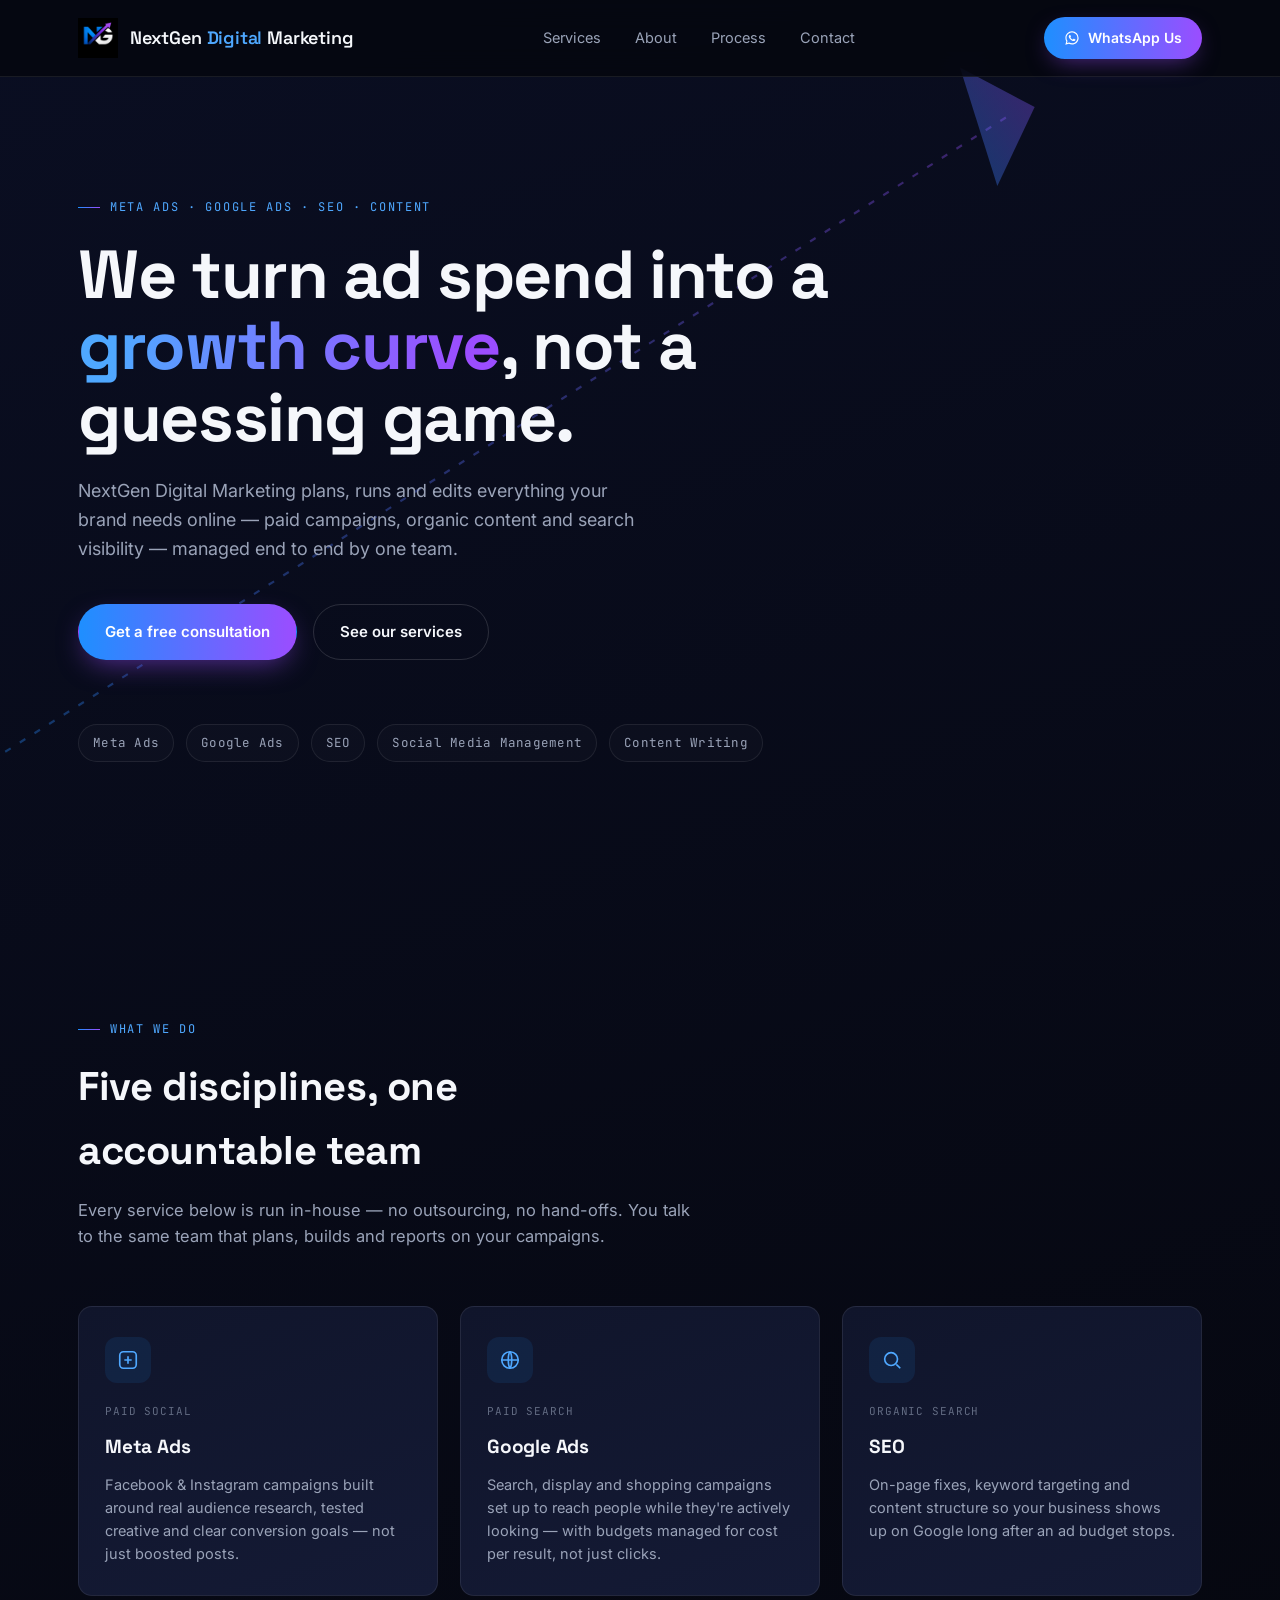
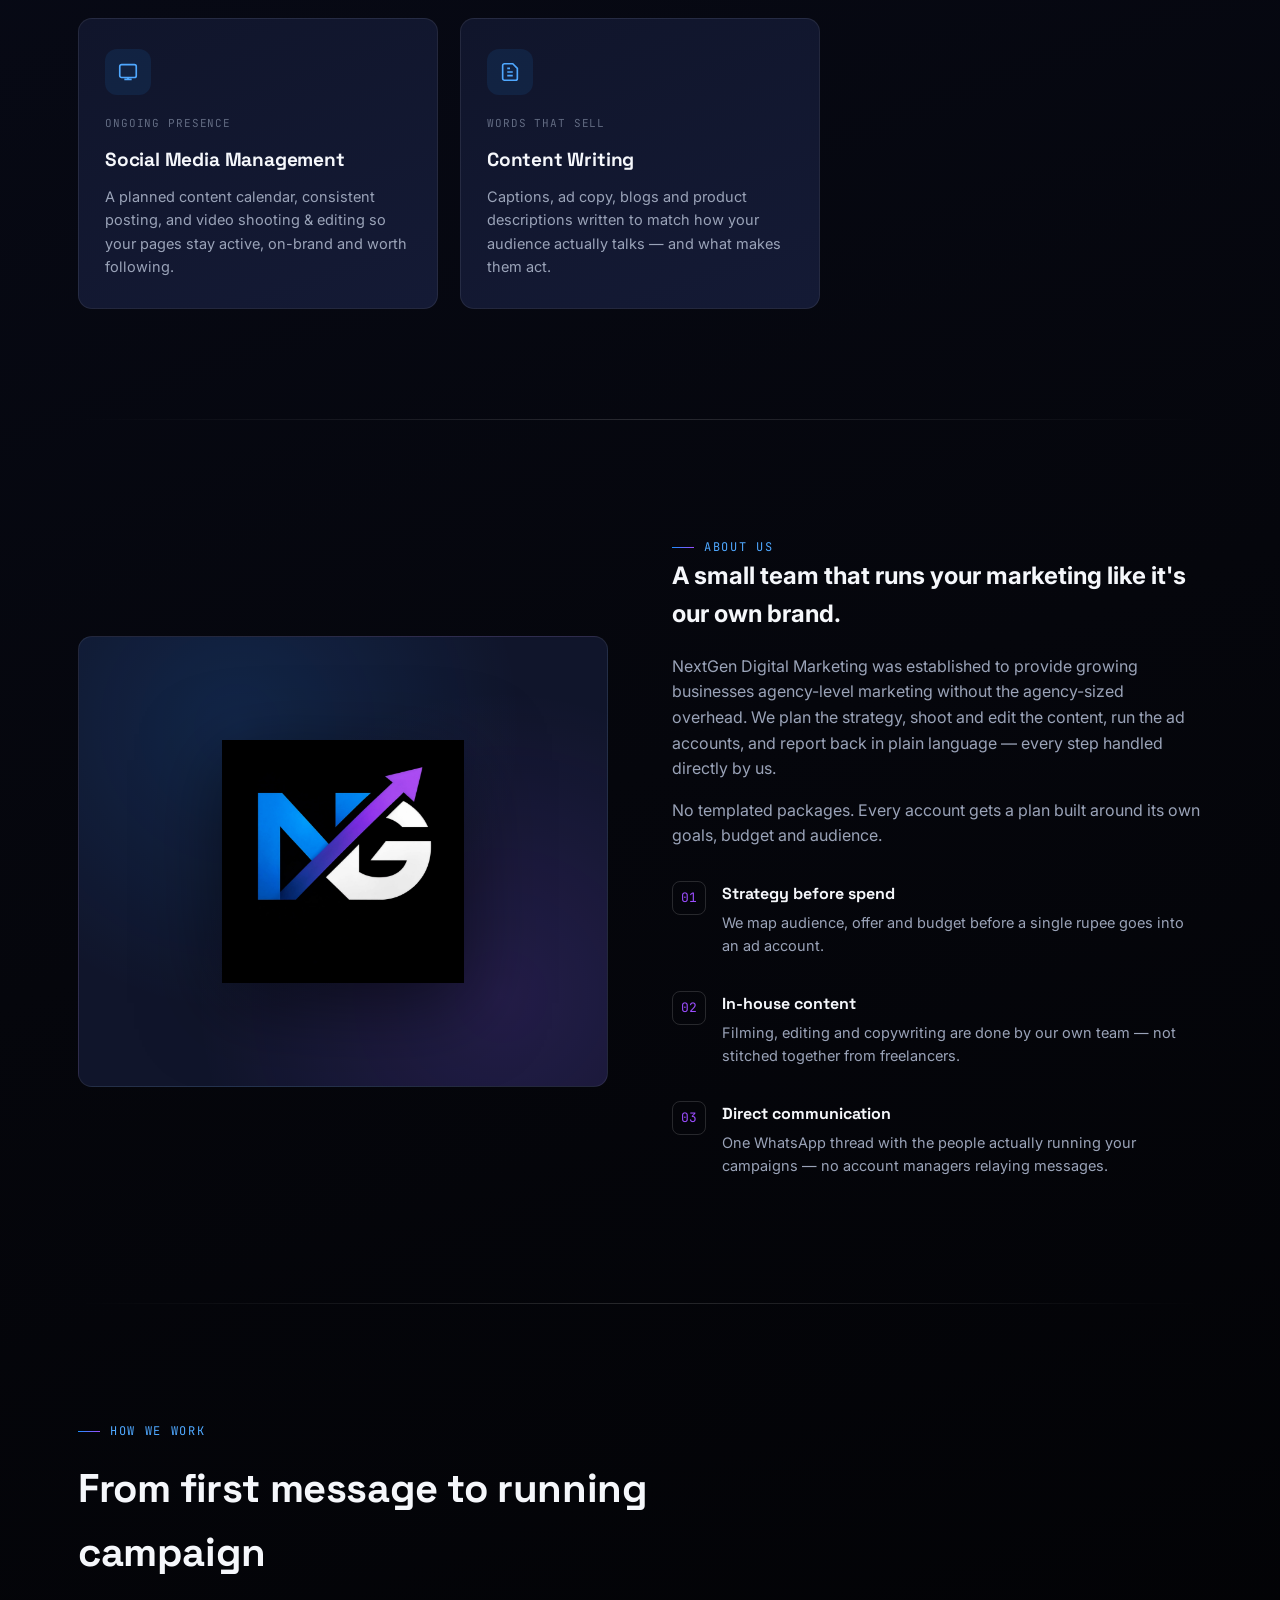
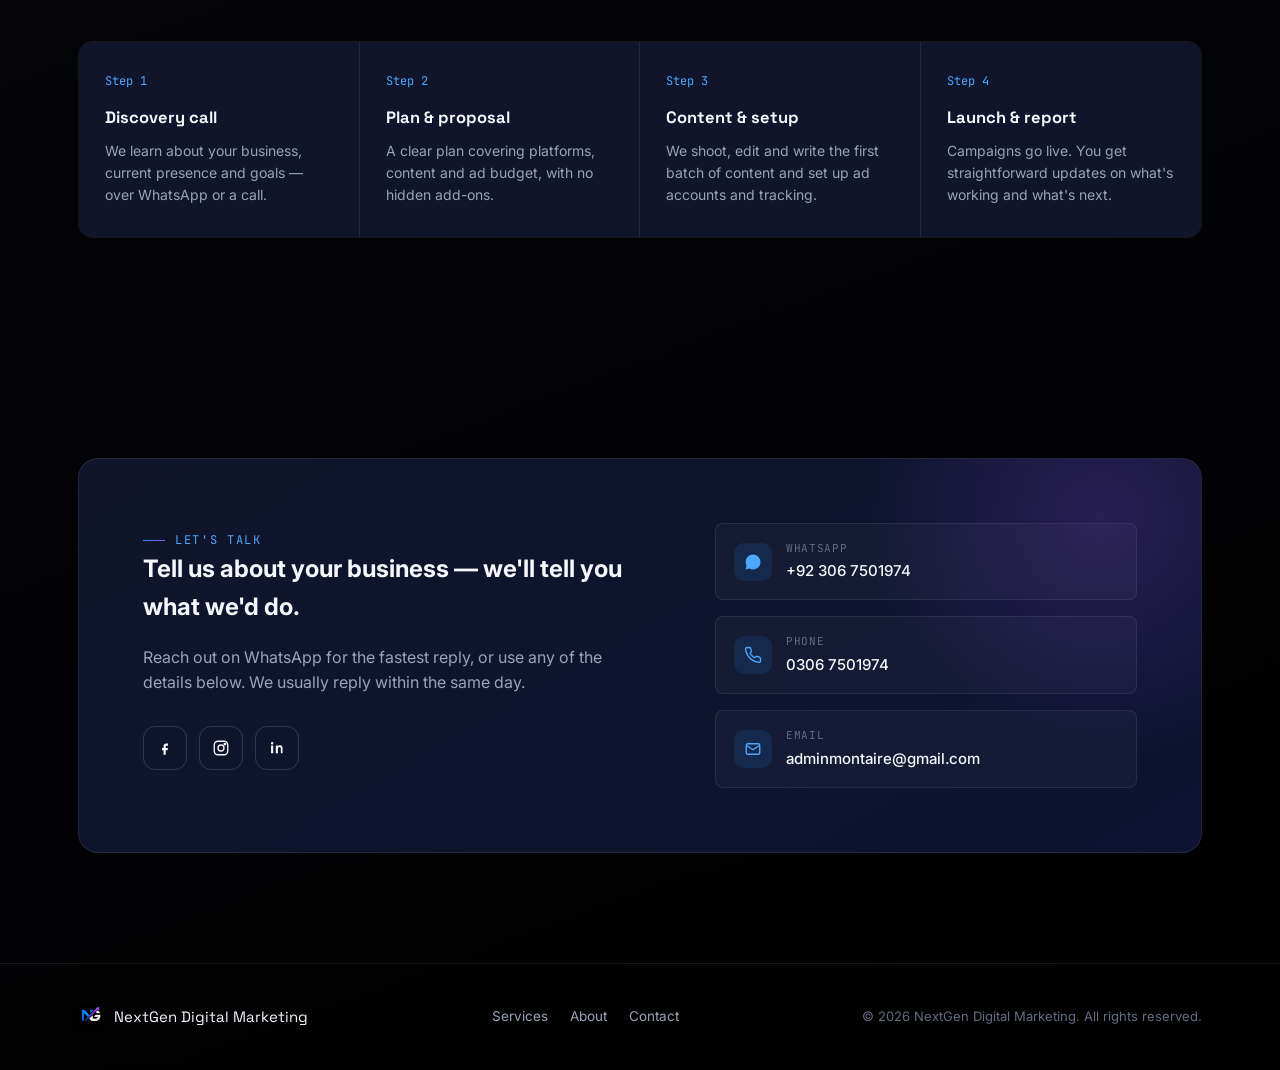
<file: index.html>
<!DOCTYPE html>
<html lang="en">
<head>
<meta charset="UTF-8">
<meta name="viewport" content="width=device-width, initial-scale=1.0">
<title>NextGen Digital Marketing — Meta Ads, Google Ads, SEO & Content</title>
<meta name="description" content="NextGen Digital Marketing runs Meta &amp; Google Ads, SEO, social media management and content creation for growing brands.">
<link rel="icon" type="image/png" href="assets/favicon.png">

<link rel="preconnect" href="https://fonts.googleapis.com">
<link rel="preconnect" href="https://fonts.gstatic.com" crossorigin>
<link href="https://fonts.googleapis.com/css2?family=Space+Grotesk:wght@500;600;700&family=Inter:wght@400;500;600;700&family=JetBrains+Mono:wght@400;500&display=swap" rel="stylesheet">
<link rel="stylesheet" href="style.css">
</head>
<body>

<!-- ============ NAV ============ -->
<nav class="nav" id="nav">
  <div class="wrap">
    <a href="#top" class="brand">
      <img src="assets/logo.png" alt="NextGen Digital Marketing logo">
      <span class="brand-name">NextGen <span>Digital</span> Marketing</span>
    </a>

    <div class="nav-links" id="navLinks">
      <a href="#services">Services</a>
      <a href="#about">About</a>
      <a href="#process">Process</a>
      <a href="#contact">Contact</a>
    </div>

    <a class="nav-cta" href="https://wa.me/923067501974" target="_blank" rel="noopener">
      <svg width="16" height="16" viewBox="0 0 24 24" fill="currentColor"><path d="M12.04 2C6.58 2 2.13 6.45 2.13 11.91c0 1.75.46 3.45 1.32 4.95L2 22l5.25-1.38a9.9 9.9 0 0 0 4.79 1.22h.01c5.46 0 9.91-4.45 9.91-9.93A9.86 9.86 0 0 0 12.04 2zm0 18.03h-.01a8.2 8.2 0 0 1-4.19-1.15l-.3-.18-3.12.82.83-3.04-.2-.31a8.13 8.13 0 0 1-1.25-4.35c0-4.5 3.66-8.16 8.17-8.16 2.18 0 4.23.85 5.77 2.39a8.1 8.1 0 0 1 2.39 5.78c0 4.5-3.67 8.2-8.09 8.2zm4.48-6.12c-.24-.12-1.45-.72-1.68-.8-.22-.08-.39-.12-.55.12-.16.24-.63.8-.78.97-.14.16-.29.18-.53.06-.24-.12-1.02-.38-1.94-1.2-.72-.64-1.2-1.43-1.34-1.67-.14-.24-.02-.37.11-.49.11-.11.24-.29.36-.43.12-.14.16-.24.24-.4.08-.16.04-.31-.02-.43-.06-.12-.55-1.33-.76-1.82-.2-.48-.4-.42-.55-.42-.14 0-.31-.02-.47-.02-.16 0-.43.06-.65.31-.22.24-.86.84-.86 2.05 0 1.2.88 2.37 1 2.53.12.16 1.73 2.64 4.2 3.7.59.25 1.05.4 1.41.52.59.19 1.13.16 1.55.1.47-.07 1.45-.59 1.66-1.16.2-.57.2-1.06.14-1.16-.06-.1-.22-.16-.46-.28z"/></svg>
      WhatsApp Us
    </a>

    <button class="nav-toggle" id="navToggle" aria-label="Toggle menu" aria-expanded="false">
      <svg width="18" height="18" viewBox="0 0 24 24" fill="none" stroke="currentColor" stroke-width="2"><path d="M3 6h18M3 12h18M3 18h18"/></svg>
    </button>
  </div>
</nav>

<!-- ============ HERO ============ -->
<header class="hero" id="top">
  <div class="hero-arrow-track" aria-hidden="true">
    <svg viewBox="0 0 1200 800" preserveAspectRatio="none">
      <defs>
        <linearGradient id="arrowGrad" x1="0%" y1="100%" x2="100%" y2="0%">
          <stop offset="0%" stop-color="#1e8fff" stop-opacity="0.35"/>
          <stop offset="100%" stop-color="#9b4dff" stop-opacity="0.35"/>
        </linearGradient>
      </defs>
      <path d="M -50 700 L 950 100" stroke="url(#arrowGrad)" stroke-width="2" fill="none" stroke-dasharray="6 10"/>
      <path d="M 900 60 L 970 95 L 935 165 Z" fill="url(#arrowGrad)"/>
    </svg>
  </div>

  <div class="wrap">
    <div class="hero-inner">
      <span class="eyebrow">Meta Ads · Google Ads · SEO · Content</span>
      <h1>We turn ad spend into a <span class="grad">growth curve</span>, not a guessing game.</h1>
      <p class="lead">NextGen Digital Marketing plans, runs and edits everything your brand needs online — paid campaigns, organic content and search visibility — managed end to end by one team.</p>

      <div class="hero-ctas">
        <a class="btn btn-primary" href="https://wa.me/923067501974" target="_blank" rel="noopener">Get a free consultation</a>
        <a class="btn btn-ghost" href="#services">See our services</a>
      </div>

      <div class="hero-services-row">
        <span class="pill">Meta Ads</span>
        <span class="pill">Google Ads</span>
        <span class="pill">SEO</span>
        <span class="pill">Social Media Management</span>
        <span class="pill">Content Writing</span>
      </div>
    </div>
  </div>
</header>

<!-- ============ SERVICES ============ -->
<section id="services">
  <div class="wrap">
    <div class="section-head reveal">
      <span class="eyebrow">What we do</span>
      <h2>Five disciplines, one accountable team</h2>
      <p>Every service below is run in-house — no outsourcing, no hand-offs. You talk to the same team that plans, builds and reports on your campaigns.</p>
    </div>

    <div class="services-grid">

      <div class="service-card reveal">
        <div class="service-icon">
          <svg width="22" height="22" viewBox="0 0 24 24" fill="none" stroke="currentColor" stroke-width="1.8"><rect x="3" y="3" width="18" height="18" rx="4"/><path d="M12 8v8M8 12h8"/></svg>
        </div>
        <span class="tag">Paid Social</span>
        <h3>Meta Ads</h3>
        <p>Facebook &amp; Instagram campaigns built around real audience research, tested creative and clear conversion goals — not just boosted posts.</p>
      </div>

      <div class="service-card reveal">
        <div class="service-icon">
          <svg width="22" height="22" viewBox="0 0 24 24" fill="none" stroke="currentColor" stroke-width="1.8"><circle cx="12" cy="12" r="9"/><path d="M3 12h18M12 3c2.5 2.7 2.5 14.3 0 18M12 3c-2.5 2.7-2.5 14.3 0 18"/></svg>
        </div>
        <span class="tag">Paid Search</span>
        <h3>Google Ads</h3>
        <p>Search, display and shopping campaigns set up to reach people while they're actively looking — with budgets managed for cost per result, not just clicks.</p>
      </div>

      <div class="service-card reveal">
        <div class="service-icon">
          <svg width="22" height="22" viewBox="0 0 24 24" fill="none" stroke="currentColor" stroke-width="1.8"><circle cx="11" cy="11" r="7"/><path d="M21 21l-4.3-4.3"/></svg>
        </div>
        <span class="tag">Organic Search</span>
        <h3>SEO</h3>
        <p>On-page fixes, keyword targeting and content structure so your business shows up on Google long after an ad budget stops.</p>
      </div>

      <div class="service-card reveal">
        <div class="service-icon">
          <svg width="22" height="22" viewBox="0 0 24 24" fill="none" stroke="currentColor" stroke-width="1.8"><rect x="3" y="4" width="18" height="14" rx="2"/><path d="M8 20h8M12 18v2"/></svg>
        </div>
        <span class="tag">Ongoing Presence</span>
        <h3>Social Media Management</h3>
        <p>A planned content calendar, consistent posting, and video shooting &amp; editing so your pages stay active, on-brand and worth following.</p>
      </div>

      <div class="service-card reveal">
        <div class="service-icon">
          <svg width="22" height="22" viewBox="0 0 24 24" fill="none" stroke="currentColor" stroke-width="1.8"><path d="M4 19V5a2 2 0 0 1 2-2h9l5 5v11a2 2 0 0 1-2 2H6a2 2 0 0 1-2-2z"/><path d="M9 12h6M9 16h6M9 8h3"/></svg>
        </div>
        <span class="tag">Words That Sell</span>
        <h3>Content Writing</h3>
        <p>Captions, ad copy, blogs and product descriptions written to match how your audience actually talks — and what makes them act.</p>
      </div>

    </div>
  </div>
</section>

<div class="wrap"><div class="divider"></div></div>

<!-- ============ ABOUT ============ -->
<section id="about">
  <div class="wrap about">
    <div class="about-visual reveal">
      <img src="assets/logo.png" alt="NextGen Digital Marketing brand mark">
    </div>
    <div class="about-copy reveal">
      <span class="eyebrow">About us</span>
      <h2>A small team that runs your marketing like it's our own brand.</h2>
      <p>NextGen Digital Marketing was established to provide growing businesses agency-level marketing without the agency-sized overhead. We plan the strategy, shoot and edit the content, run the ad accounts, and report back in plain language — every step handled directly by us.</p>
      <p>No templated packages. Every account gets a plan built around its own goals, budget and audience.</p>

      <div class="pillars">
        <div class="pillar">
          <span class="num">01</span>
          <div>
            <h4>Strategy before spend</h4>
            <p>We map audience, offer and budget before a single rupee goes into an ad account.</p>
          </div>
        </div>
        <div class="pillar">
          <span class="num">02</span>
          <div>
            <h4>In-house content</h4>
            <p>Filming, editing and copywriting are done by our own team — not stitched together from freelancers.</p>
          </div>
        </div>
        <div class="pillar">
          <span class="num">03</span>
          <div>
            <h4>Direct communication</h4>
            <p>One WhatsApp thread with the people actually running your campaigns — no account managers relaying messages.</p>
          </div>
        </div>
      </div>
    </div>
  </div>
</section>

<div class="wrap"><div class="divider"></div></div>

<!-- ============ PROCESS ============ -->
<section id="process">
  <div class="wrap">
    <div class="section-head reveal">
      <span class="eyebrow">How we work</span>
      <h2>From first message to running campaign</h2>
    </div>

    <div class="process-strip reveal">
      <div class="process-step">
        <span class="step-index">Step 1</span>
        <h4>Discovery call</h4>
        <p>We learn about your business, current presence and goals — over WhatsApp or a call.</p>
      </div>
      <div class="process-step">
        <span class="step-index">Step 2</span>
        <h4>Plan &amp; proposal</h4>
        <p>A clear plan covering platforms, content and ad budget, with no hidden add-ons.</p>
      </div>
      <div class="process-step">
        <span class="step-index">Step 3</span>
        <h4>Content &amp; setup</h4>
        <p>We shoot, edit and write the first batch of content and set up ad accounts and tracking.</p>
      </div>
      <div class="process-step">
        <span class="step-index">Step 4</span>
        <h4>Launch &amp; report</h4>
        <p>Campaigns go live. You get straightforward updates on what's working and what's next.</p>
      </div>
    </div>
  </div>
</section>

<!-- ============ CONTACT ============ -->
<section id="contact">
  <div class="wrap">
    <div class="contact-panel reveal">
      <div class="contact-copy">
        <span class="eyebrow">Let's talk</span>
        <h2>Tell us about your business — we'll tell you what we'd do.</h2>
        <p>Reach out on WhatsApp for the fastest reply, or use any of the details below. We usually reply within the same day.</p>

        <div class="social-row">
          <a class="social-btn" href="https://www.facebook.com/profile.php?id=61590944743643" target="_blank" rel="noopener" aria-label="Facebook">
            <svg width="18" height="18" viewBox="0 0 24 24" fill="currentColor"><path d="M13.5 9H16V6h-2.5C11.6 6 10 7.6 10 9.9V12H8v3h2v6h3v-6h2.4l.6-3h-3v-1.7c0-.8.2-1.3 1.5-1.3z"/></svg>
          </a>
          <a class="social-btn" href="https://www.instagram.com/nextgen_digital.marketing/?hl=en" target="_blank" rel="noopener" aria-label="Instagram">
            <svg width="18" height="18" viewBox="0 0 24 24" fill="none" stroke="currentColor" stroke-width="1.8"><rect x="3" y="3" width="18" height="18" rx="5"/><circle cx="12" cy="12" r="4"/><circle cx="17.2" cy="6.8" r="1"/></svg>
          </a>
          <a class="social-btn" href="https://www.linkedin.com/in/nextgen-digital-marketing-b9430741a/?skipRedirect=true" target="_blank" rel="noopener" aria-label="LinkedIn">
            <svg width="18" height="18" viewBox="0 0 24 24" fill="currentColor"><path d="M6.94 8.5H4.06V19h2.88V8.5zM5.5 4a1.68 1.68 0 1 0 0 3.36A1.68 1.68 0 0 0 5.5 4zM20 19h-2.88v-5.4c0-1.29-.02-2.94-1.79-2.94-1.8 0-2.08 1.4-2.08 2.85V19H10.4V8.5h2.76v1.43h.04c.38-.73 1.32-1.5 2.72-1.5 2.92 0 3.46 1.92 3.46 4.4V19z"/></svg>
          </a>
        </div>
      </div>

      <div class="contact-list">
        <a class="contact-item" href="https://wa.me/923067501974" target="_blank" rel="noopener">
          <div class="ci-icon">
            <svg width="18" height="18" viewBox="0 0 24 24" fill="currentColor"><path d="M12.04 2C6.58 2 2.13 6.45 2.13 11.91c0 1.75.46 3.45 1.32 4.95L2 22l5.25-1.38a9.9 9.9 0 0 0 4.79 1.22h.01c5.46 0 9.91-4.45 9.91-9.93A9.86 9.86 0 0 0 12.04 2z"/></svg>
          </div>
          <div class="ci-text">
            <div class="label">WhatsApp</div>
            <div class="value">+92 306 7501974</div>
          </div>
        </a>

        <a class="contact-item" href="tel:+923067501974">
          <div class="ci-icon">
            <svg width="18" height="18" viewBox="0 0 24 24" fill="none" stroke="currentColor" stroke-width="1.8"><path d="M22 16.9v3a2 2 0 0 1-2.2 2 19.8 19.8 0 0 1-8.6-3.1 19.5 19.5 0 0 1-6-6A19.8 19.8 0 0 1 2.1 4.2 2 2 0 0 1 4.1 2h3a2 2 0 0 1 2 1.7c.1.9.3 1.8.6 2.7a2 2 0 0 1-.5 2.1L8 9.7a16 16 0 0 0 6 6l1.2-1.2a2 2 0 0 1 2.1-.5c.9.3 1.8.5 2.7.6a2 2 0 0 1 1.7 2z"/></svg>
          </div>
          <div class="ci-text">
            <div class="label">Phone</div>
            <div class="value">0306 7501974</div>
          </div>
        </a>

        <a class="contact-item" href="mailto:adminmontaire@gmail.com">
          <div class="ci-icon">
            <svg width="18" height="18" viewBox="0 0 24 24" fill="none" stroke="currentColor" stroke-width="1.8"><rect x="3" y="5" width="18" height="14" rx="2"/><path d="m3 7 9 6 9-6"/></svg>
          </div>
          <div class="ci-text">
            <div class="label">Email</div>
            <div class="value">adminmontaire@gmail.com</div>
          </div>
        </a>
      </div>
    </div>
  </div>
</section>

<!-- ============ FOOTER ============ -->
<footer>
  <div class="wrap">
    <div class="footer-brand">
      <img src="assets/logo.png" alt="NextGen Digital Marketing logo">
      <span>NextGen Digital Marketing</span>
    </div>
    <div class="footer-links">
      <a href="#services">Services</a>
      <a href="#about">About</a>
      <a href="#contact">Contact</a>
    </div>
    <div class="fine">&copy; <span id="year"></span> NextGen Digital Marketing. All rights reserved.</div>
  </div>
</footer>

<script src="script.js"></script>
</body>
</html>
</file>
<file: style.css>
/* ========================================================
   NextGen Digital Marketing — Stylesheet
   Palette: deep navy/black base, blue -> purple growth-arrow accent
   ======================================================== */

:root {
  --bg-deep: #05060c;
  --bg-navy: #0a0e22;
  --bg-navy-2: #0d1330;
  --surface: #10152b;
  --surface-2: #141a35;
  --border: rgba(255, 255, 255, 0.08);
  --border-strong: rgba(255, 255, 255, 0.14);

  --blue: #1e8fff;
  --blue-soft: #4fa8ff;
  --purple: #9b4dff;
  --purple-deep: #6a2fd9;

  --text-primary: #f5f7fb;
  --text-muted: #9aa3b8;
  --text-faint: #626b82;

  --radius: 14px;
  --radius-sm: 8px;
  --max-width: 1180px;

  --font-display: "Space Grotesk", "Inter", sans-serif;
  --font-body: "Inter", sans-serif;
  --font-mono: "JetBrains Mono", monospace;
}

* { box-sizing: border-box; margin: 0; padding: 0; }

html { scroll-behavior: smooth; }

@media (prefers-reduced-motion: reduce) {
  html { scroll-behavior: auto; }
  *, *::before, *::after { animation-duration: 0.001ms !important; animation-iteration-count: 1 !important; transition-duration: 0.001ms !important; }
}

body {
  background: linear-gradient(160deg, var(--bg-navy) 0%, var(--bg-deep) 55%, #000000 100%);
  color: var(--text-primary);
  font-family: var(--font-body);
  line-height: 1.6;
  -webkit-font-smoothing: antialiased;
  overflow-x: hidden;
}

img { max-width: 100%; display: block; }

a { color: inherit; text-decoration: none; }

.wrap {
  max-width: var(--max-width);
  margin: 0 auto;
  padding: 0 28px;
}

a:focus-visible, button:focus-visible {
  outline: 2px solid var(--blue-soft);
  outline-offset: 3px;
  border-radius: 4px;
}

::selection { background: var(--purple); color: #fff; }

.eyebrow {
  font-family: var(--font-mono);
  font-size: 12px;
  letter-spacing: 0.14em;
  text-transform: uppercase;
  color: var(--blue-soft);
  display: inline-flex;
  align-items: center;
  gap: 10px;
}
.eyebrow::before {
  content: "";
  width: 22px;
  height: 1px;
  background: linear-gradient(90deg, var(--blue), var(--purple));
}

.nav {
  position: fixed;
  top: 0; left: 0; right: 0;
  z-index: 100;
  background: rgba(5, 6, 12, 0.72);
  backdrop-filter: blur(14px);
  -webkit-backdrop-filter: blur(14px);
  border-bottom: 1px solid var(--border);
}
.nav .wrap {
  display: flex;
  align-items: center;
  justify-content: space-between;
  height: 76px;
}
.brand {
  display: flex;
  align-items: center;
  gap: 12px;
  font-family: var(--font-display);
  font-weight: 600;
  font-size: 18px;
  letter-spacing: -0.01em;
}
.brand img {
  height: 40px;
  width: 40px;
  object-fit: contain;
}
.brand .brand-name span { color: var(--blue-soft); }

.nav-links {
  display: flex;
  align-items: center;
  gap: 34px;
  font-size: 14.5px;
  color: var(--text-muted);
}
.nav-links a { transition: color 0.2s ease; position: relative; }
.nav-links a:hover { color: var(--text-primary); }

.nav-cta {
  display: inline-flex;
  align-items: center;
  gap: 8px;
  padding: 10px 20px;
  border-radius: 999px;
  background: linear-gradient(90deg, var(--blue), var(--purple));
  color: #fff !important;
  font-weight: 600;
  font-size: 14px;
  white-space: nowrap;
  box-shadow: 0 8px 24px -8px rgba(155, 77, 255, 0.55);
  transition: transform 0.2s ease, box-shadow 0.2s ease;
}
.nav-cta:hover { transform: translateY(-1px); box-shadow: 0 10px 30px -6px rgba(155, 77, 255, 0.7); }

.nav-toggle {
  display: none;
  background: none;
  border: 1px solid var(--border-strong);
  border-radius: 8px;
  width: 40px; height: 40px;
  color: var(--text-primary);
  font-size: 18px;
  cursor: pointer;
}

.hero {
  position: relative;
  padding: 190px 0 140px;
  overflow: hidden;
}

.hero-arrow-track {
  position: absolute;
  inset: 0;
  pointer-events: none;
  z-index: 0;
}
.hero-arrow-track svg { width: 100%; height: 100%; }

.hero .wrap { position: relative; z-index: 1; }

.hero-inner {
  max-width: 760px;
}

.hero h1 {
  font-family: var(--font-display);
  font-size: clamp(38px, 6vw, 68px);
  line-height: 1.05;
  letter-spacing: -0.02em;
  margin: 22px 0 24px;
}
.hero h1 .grad {
  background: linear-gradient(100deg, var(--blue-soft) 10%, var(--purple) 90%);
  -webkit-background-clip: text;
  background-clip: text;
  color: transparent;
}

.hero p.lead {
  font-size: 18px;
  color: var(--text-muted);
  max-width: 560px;
  margin-bottom: 40px;
}

.hero-ctas {
  display: flex;
  flex-wrap: wrap;
  gap: 16px;
  margin-bottom: 64px;
}

.btn {
  display: inline-flex;
  align-items: center;
  gap: 10px;
  padding: 15px 26px;
  border-radius: 999px;
  font-weight: 600;
  font-size: 15px;
  cursor: pointer;
  border: 1px solid transparent;
  transition: transform 0.2s ease, box-shadow 0.2s ease, background 0.2s ease, border-color 0.2s ease;
}
.btn-primary {
  background: linear-gradient(90deg, var(--blue), var(--purple));
  color: #fff;
  box-shadow: 0 10px 28px -8px rgba(155, 77, 255, 0.55);
}
.btn-primary:hover { transform: translateY(-2px); box-shadow: 0 14px 34px -6px rgba(155, 77, 255, 0.7); }

.btn-ghost {
  background: transparent;
  border-color: var(--border-strong);
  color: var(--text-primary);
}
.btn-ghost:hover { border-color: var(--blue-soft); background: rgba(30, 143, 255, 0.08); }

.hero-services-row {
  display: flex;
  flex-wrap: wrap;
  gap: 12px;
}
.pill {
  font-family: var(--font-mono);
  font-size: 12.5px;
  letter-spacing: 0.02em;
  color: var(--text-muted);
  border: 1px solid var(--border);
  padding: 8px 14px;
  border-radius: 999px;
  background: rgba(255,255,255,0.02);
}

section { position: relative; padding: 110px 0; }
.section-head {
  max-width: 620px;
  margin-bottom: 56px;
}
.section-head h2 {
  font-family: var(--font-display);
  font-size: clamp(28px, 4vw, 40px);
  letter-spacing: -0.01em;
  margin-top: 16px;
}
.section-head p {
  color: var(--text-muted);
  font-size: 16.5px;
  margin-top: 14px;
}

.divider {
  height: 1px;
  width: 100%;
  background: linear-gradient(90deg, transparent, var(--border-strong), transparent);
}

.services-grid {
  display: grid;
  grid-template-columns: repeat(12, 1fr);
  gap: 22px;
}
.service-card {
  grid-column: span 4;
  background: linear-gradient(160deg, var(--surface), var(--surface-2));
  border: 1px solid var(--border);
  border-radius: var(--radius);
  padding: 30px 26px;
  transition: transform 0.25s ease, border-color 0.25s ease, box-shadow 0.25s ease;
  position: relative;
  overflow: hidden;
}
.service-card::before {
  content: "";
  position: absolute;
  top: 0; left: 0; right: 0;
  height: 2px;
  background: linear-gradient(90deg, var(--blue), var(--purple));
  transform: scaleX(0);
  transform-origin: left;
  transition: transform 0.3s ease;
}
.service-card:hover {
  transform: translateY(-4px);
  border-color: var(--border-strong);
  box-shadow: 0 16px 40px -20px rgba(30, 143, 255, 0.35);
}
.service-card:hover::before { transform: scaleX(1); }

.service-icon {
  width: 46px; height: 46px;
  border-radius: 12px;
  display: flex; align-items: center; justify-content: center;
  background: rgba(30, 143, 255, 0.1);
  color: var(--blue-soft);
  margin-bottom: 20px;
}
.service-card h3 {
  font-family: var(--font-display);
  font-size: 19px;
  margin-bottom: 10px;
  letter-spacing: -0.01em;
}
.service-card p {
  color: var(--text-muted);
  font-size: 14.5px;
}
.service-card .tag {
  font-family: var(--font-mono);
  font-size: 11px;
  color: var(--text-faint);
  letter-spacing: 0.08em;
  text-transform: uppercase;
  display: block;
  margin-bottom: 12px;
}

@media (max-width: 900px) {
  .service-card { grid-column: span 6; }
}
@media (max-width: 600px) {
  .service-card { grid-column: span 12; }
}

.about {
  display: grid;
  grid-template-columns: 1fr 1fr;
  gap: 64px;
  align-items: center;
}
.about-visual {
  position: relative;
  border-radius: var(--radius);
  border: 1px solid var(--border);
  background: radial-gradient(circle at 30% 20%, rgba(30,143,255,0.14), transparent 55%),
              radial-gradient(circle at 80% 80%, rgba(155,77,255,0.14), transparent 55%),
              var(--surface);
  aspect-ratio: 4/3.4;
  display: flex;
  align-items: center;
  justify-content: center;
  overflow: hidden;
}
.about-visual img { width: 46%; filter: drop-shadow(0 20px 40px rgba(0,0,0,0.5)); }

.about-copy h2 { margin-bottom: 20px; }
.about-copy p { color: var(--text-muted); margin-bottom: 16px; font-size: 16px; }

.pillars {
  margin-top: 32px;
  display: grid;
  gap: 18px;
}
.pillar {
  display: flex;
  gap: 16px;
  align-items: flex-start;
}
.pillar .num {
  font-family: var(--font-mono);
  font-size: 13px;
  color: var(--purple);
  border: 1px solid var(--border-strong);
  border-radius: 8px;
  width: 34px; height: 34px;
  display: flex; align-items: center; justify-content: center;
  flex-shrink: 0;
}
.pillar h4 { font-family: var(--font-display); font-size: 16px; margin-bottom: 4px; }
.pillar p { color: var(--text-muted); font-size: 14.5px; }

.process-strip {
  display: grid;
  grid-template-columns: repeat(4, 1fr);
  gap: 0;
  border: 1px solid var(--border);
  border-radius: var(--radius);
  overflow: hidden;
}
.process-step {
  padding: 30px 26px;
  border-right: 1px solid var(--border);
  position: relative;
  background: var(--surface);
}
.process-step:last-child { border-right: none; }
.process-step .step-index {
  font-family: var(--font-mono);
  font-size: 12px;
  color: var(--blue-soft);
  margin-bottom: 14px;
  display: block;
}
.process-step h4 { font-family: var(--font-display); font-size: 16.5px; margin-bottom: 8px; }
.process-step p { color: var(--text-muted); font-size: 14px; }

@media (max-width: 900px) {
  .process-strip { grid-template-columns: 1fr 1fr; }
  .process-step:nth-child(2) { border-right: none; }
}
@media (max-width: 560px) {
  .process-strip { grid-template-columns: 1fr; }
  .process-step { border-right: none; border-bottom: 1px solid var(--border); }
  .process-step:last-child { border-bottom: none; }
}

.contact-panel {
  background: linear-gradient(150deg, var(--surface), var(--bg-navy-2));
  border: 1px solid var(--border);
  border-radius: 20px;
  padding: 64px;
  display: grid;
  grid-template-columns: 1.1fr 0.9fr;
  gap: 56px;
  position: relative;
  overflow: hidden;
}
.contact-panel::after {
  content: "";
  position: absolute;
  width: 480px; height: 480px;
  background: radial-gradient(circle, rgba(155,77,255,0.18), transparent 70%);
  top: -180px; right: -140px;
  pointer-events: none;
}
.contact-copy h2 { margin-bottom: 18px; }
.contact-copy p { color: var(--text-muted); margin-bottom: 30px; max-width: 460px; }

.contact-list { display: grid; gap: 16px; }
.contact-item {
  display: flex;
  align-items: center;
  gap: 14px;
  padding: 16px 18px;
  background: rgba(255,255,255,0.03);
  border: 1px solid var(--border);
  border-radius: var(--radius-sm);
  transition: border-color 0.2s ease, background 0.2s ease;
}
.contact-item:hover { border-color: var(--border-strong); background: rgba(255,255,255,0.05); }
.contact-item .ci-icon {
  width: 38px; height: 38px;
  border-radius: 10px;
  display: flex; align-items: center; justify-content: center;
  background: rgba(30,143,255,0.12);
  color: var(--blue-soft);
  flex-shrink: 0;
}
.contact-item .ci-text .label {
  font-family: var(--font-mono);
  font-size: 11px;
  color: var(--text-faint);
  text-transform: uppercase;
  letter-spacing: 0.06em;
}
.contact-item .ci-text .value { font-size: 15px; font-weight: 500; margin-top: 2px; }

.social-row {
  display: flex;
  gap: 12px;
  margin-top: 30px;
}
.social-btn {
  width: 44px; height: 44px;
  border-radius: 12px;
  border: 1px solid var(--border-strong);
  display: flex; align-items: center; justify-content: center;
  color: var(--text-primary);
  transition: border-color 0.2s ease, background 0.2s ease, transform 0.2s ease;
}
.social-btn:hover { border-color: var(--blue-soft); background: rgba(30,143,255,0.1); transform: translateY(-2px); }

footer {
  border-top: 1px solid var(--border);
  padding: 40px 0;
}
footer .wrap {
  display: flex;
  align-items: center;
  justify-content: space-between;
  flex-wrap: wrap;
  gap: 16px;
}
.footer-brand { display: flex; align-items: center; gap: 10px; font-family: var(--font-display); font-size: 15px; }
.footer-brand img { height: 26px; width: 26px; object-fit: contain; }
footer .fine { color: var(--text-faint); font-size: 13px; }
.footer-links { display: flex; gap: 22px; font-size: 13.5px; color: var(--text-muted); }
.footer-links a:hover { color: var(--text-primary); }

.reveal {
  opacity: 0;
  transform: translateY(18px);
  transition: opacity 0.7s ease, transform 0.7s ease;
}
.reveal.is-visible { opacity: 1; transform: translateY(0); }

@media (max-width: 900px) {
  .about { grid-template-columns: 1fr; }
  .contact-panel { grid-template-columns: 1fr; padding: 40px 26px; }
  .nav-links { display: none; }
  .nav-toggle { display: flex; align-items: center; justify-content: center; }
}

@media (max-width: 900px) {
  .nav.open .nav-links {
    display: flex;
    position: absolute;
    top: 76px; left: 0; right: 0;
    background: rgba(5,6,12,0.97);
    flex-direction: column;
    padding: 24px 28px;
    border-bottom: 1px solid var(--border);
    gap: 20px;
  }
}

@media (max-width: 560px) {
  .hero { padding: 150px 0 90px; }
  section { padding: 80px 0; }
  .contact-panel { padding: 32px 20px; }
}
</file>
